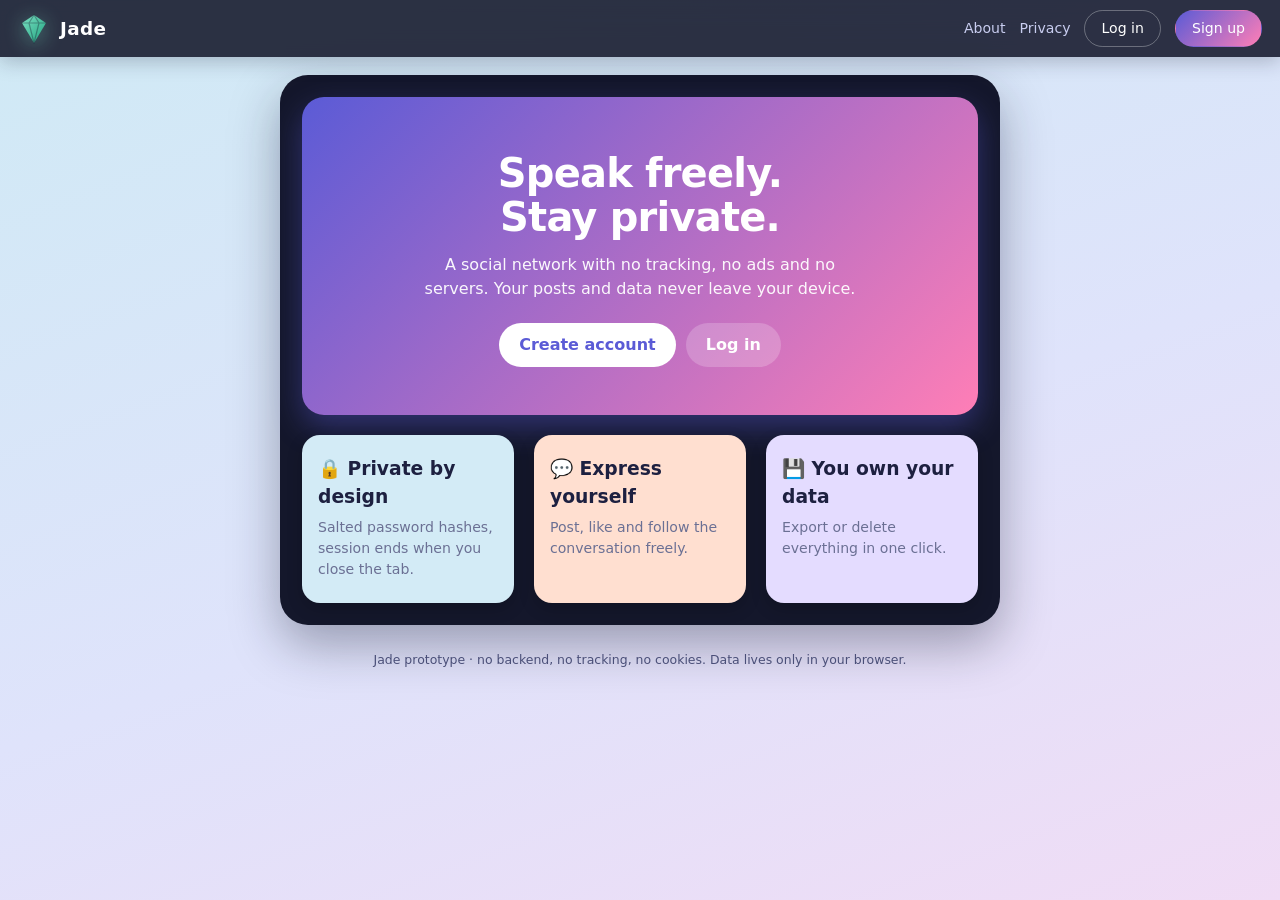
<file: index.html>
<!DOCTYPE html>
<html lang='en'>
<head>
	<meta charset='UTF-8'>
	<meta name='viewport' content='width=device-width, initial-scale=1'>
	<meta name='referrer' content='no-referrer'>
	<title>Jade - Speak freely. Stay private.</title>
	<link rel='stylesheet' href='src/css/style.css'>
</head>
<body data-guest data-root=''>
	<nav id='nav'></nav>
	<div id='bg'>

		<div class='hero'>
			<h1>Speak freely.<br>Stay private.</h1>
			<p>A social network with no tracking, no ads and no servers. Your posts and data never leave your device.</p>
			<div class='row center'>
				<a class='btn' href='pages/signup.html'>Create account</a>
				<a class='btn secondary' href='pages/login.html'>Log in</a>
			</div>
		</div>

		<div class='grid3'>
			<a class='card feature' href='pages/privacy.html'><h3>&#128274; Private by design</h3><p>Salted password hashes, session ends when you close the tab.</p></a>
			<a class='card feature' href='pages/about.html'><h3>&#128172; Express yourself</h3><p>Post, like and follow the conversation freely.</p></a>
			<a class='card feature' href='pages/privacy.html'><h3>&#128190; You own your data</h3><p>Export or delete everything in one click.</p></a>
		</div>
	</div>
	<footer id='footer'></footer>
	<script src='src/js/main.js'></script>
</body>
</html>
</file>
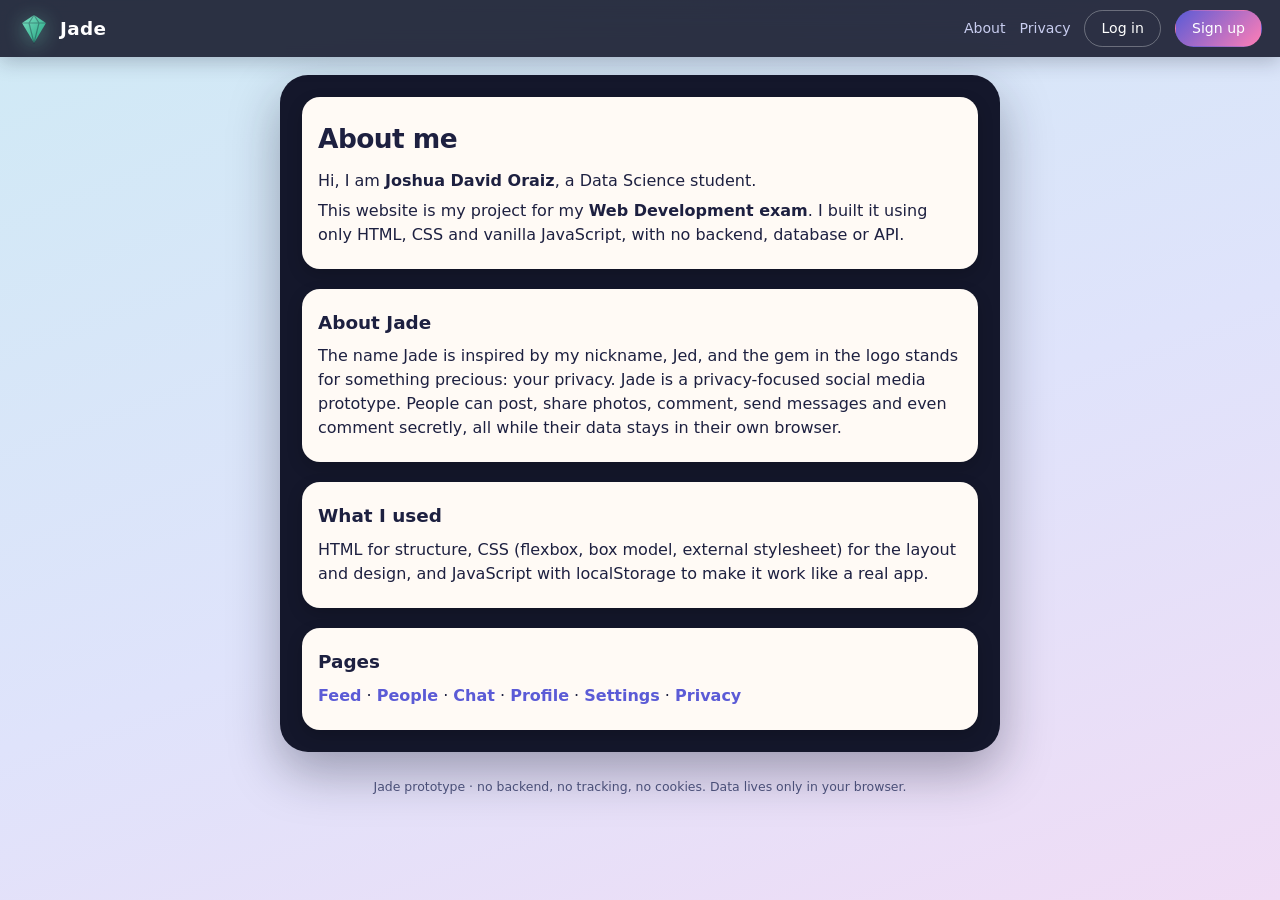
<file: pages/about.html>
<!DOCTYPE html>
<html lang='en'>
<head>
	<meta charset='UTF-8'>
	<meta name='viewport' content='width=device-width, initial-scale=1'>
	<meta name='referrer' content='no-referrer'>
	<title>About - Jade</title>
	<link rel='stylesheet' href='../src/css/style.css'>
</head>
<body data-root='../'>
	<nav id='nav'></nav>
	<div id='bg'>

		<div class='card'>
			<h1>About me</h1>
			<p>Hi, I am <strong>Joshua David Oraiz</strong>, a Data Science student.</p>
			<p>This website is my project for my <strong>Web Development exam</strong>. I built it using only HTML, CSS and vanilla JavaScript, with no backend, database or API.</p>
		</div>

		<div class='card'>
			<h2>About Jade</h2>
			<p>The name Jade is inspired by my nickname, Jed, and the gem in the logo stands for something precious: your privacy. Jade is a privacy-focused social media prototype. People can post, share photos, comment, send messages and even comment secretly, all while their data stays in their own browser.</p>
		</div>

		<div class='card'>
			<h2>What I used</h2>
			<p>HTML for structure, CSS (flexbox, box model, external stylesheet) for the layout and design, and JavaScript with localStorage to make it work like a real app.</p>
		</div>

		<div class='card'>
			<h2>Pages</h2>
			<p><a href='feed.html'>Feed</a> &middot; <a href='people.html'>People</a> &middot; <a href='messages.html'>Chat</a> &middot; <a href='profile.html'>Profile</a> &middot; <a href='settings.html'>Settings</a> &middot; <a href='privacy.html'>Privacy</a></p>
		</div>
	</div>
	<footer id='footer'></footer>
	<script src='../src/js/main.js'></script>
</body>
</html>
</file>
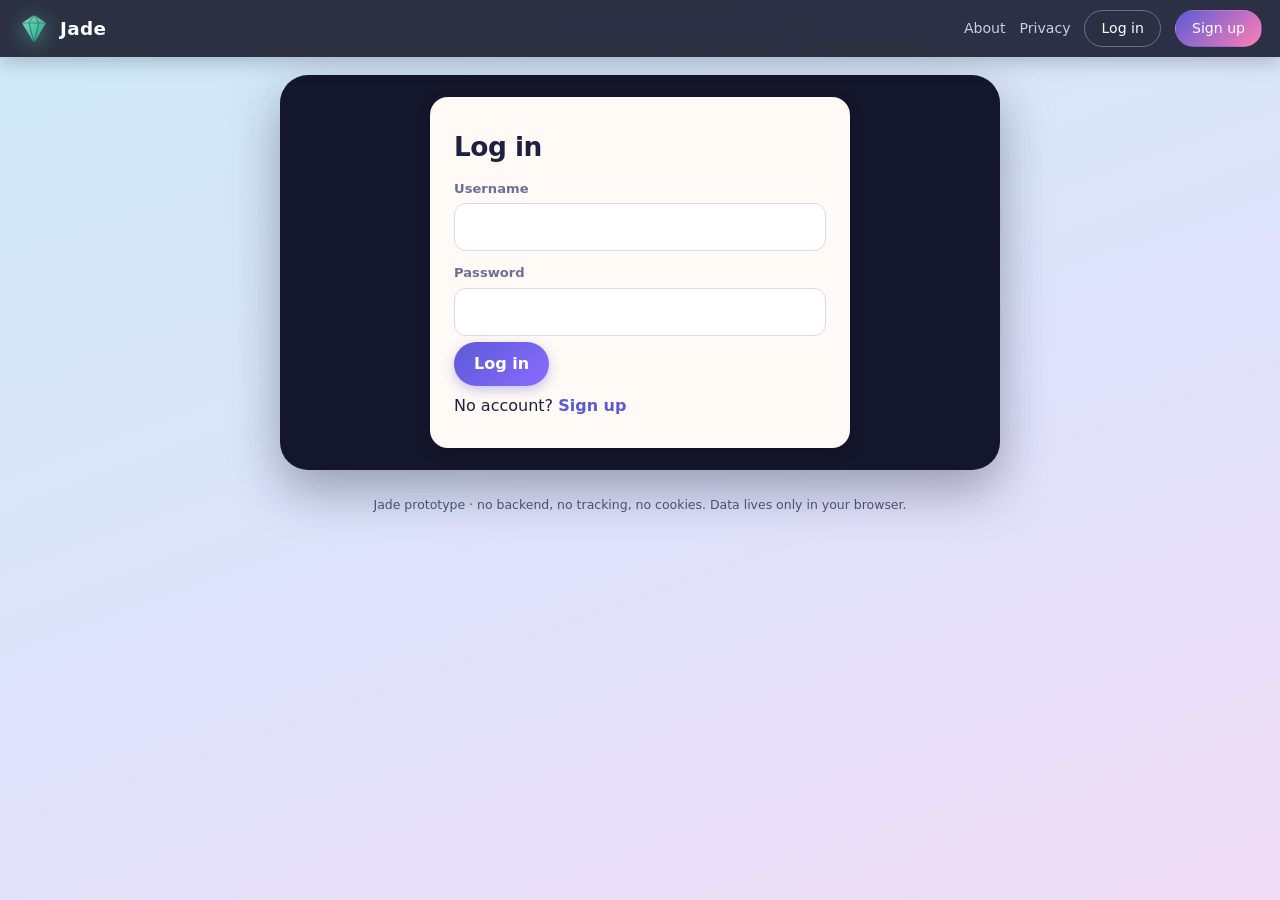
<file: pages/feed.html>
<!DOCTYPE html>
<html lang='en'>
<head>
	<meta charset='UTF-8'>
	<meta name='viewport' content='width=device-width, initial-scale=1'>
	<meta name='referrer' content='no-referrer'>
	<title>Feed - Jade</title>
	<link rel='stylesheet' href='../src/css/style.css'>
</head>
<body data-root='../'>
	<nav id='nav'></nav>
	<div id='bg'>

		<div class='card'>
			<h1>Feed</h1>
			<form id='post-form'>
				<label for='text'>What's on your mind?</label>
				<textarea id='text' name='text' rows='3' maxlength='500'></textarea>
				<label class='check'><input type='checkbox' name='secret'> Post secretly (hide my real name)</label>
				<img id='img-preview' class='post-img hidden' alt='Selected image'>
				<div class='row'>
					<label class='btn secondary file-btn'>&#128247; Photo<input id='image' type='file' accept='image/*' hidden></label>
					<button type='button' id='img-clear' class='secondary hidden'>Remove photo</button>
					<button type='submit' style='margin-left:auto'>Post</button>
				</div>
				<p id='post-msg' class='msg'></p>
			</form>
		</div>

		<div id='posts'></div>
	</div>
	<footer id='footer'></footer>
	<script src='../src/js/main.js'></script>
	<script src='../src/js/feed.js'></script>
</body>
</html>
</file>
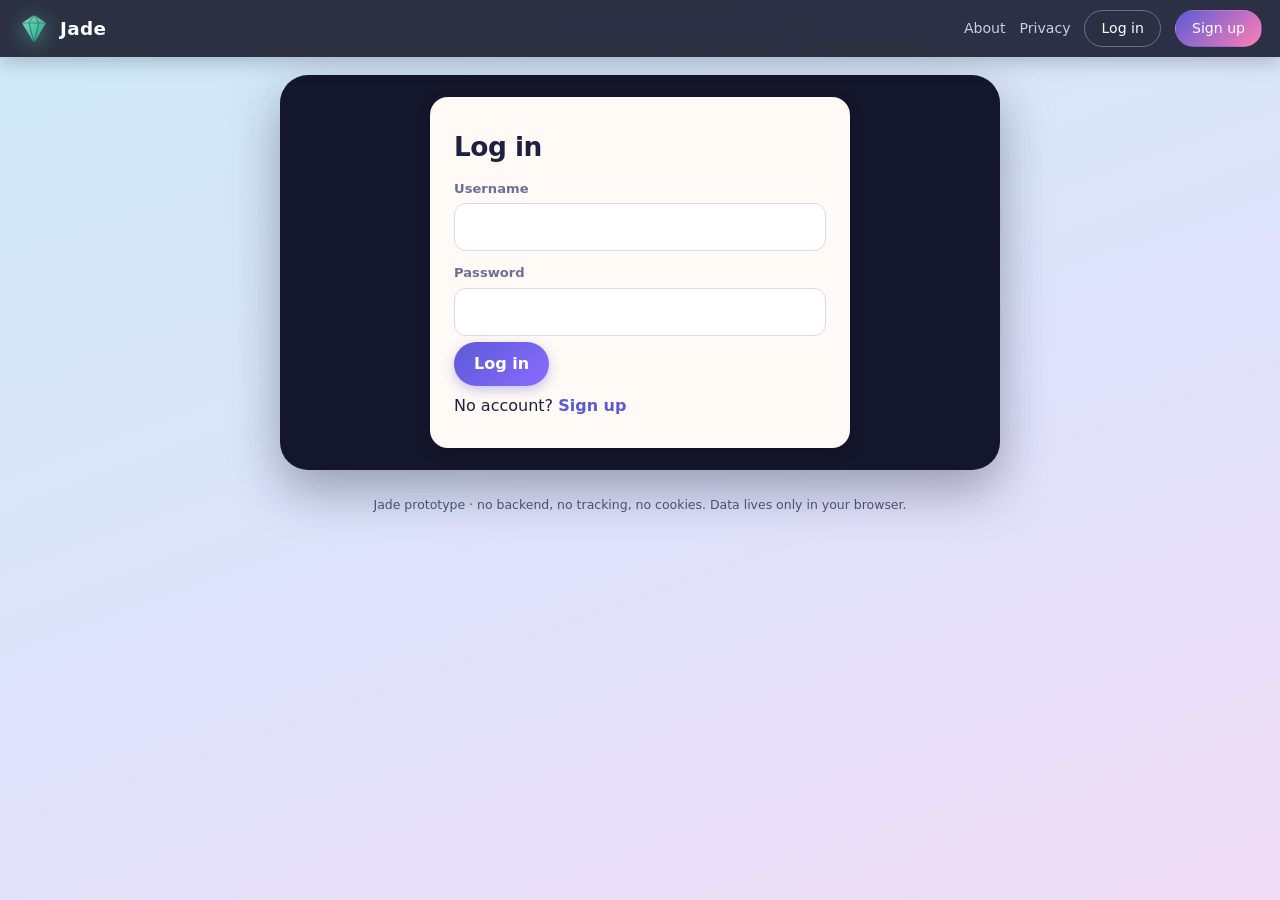
<file: pages/login.html>
<!DOCTYPE html>
<html lang='en'>
<head>
	<meta charset='UTF-8'>
	<meta name='viewport' content='width=device-width, initial-scale=1'>
	<meta name='referrer' content='no-referrer'>
	<title>Log in - Jade</title>
	<link rel='stylesheet' href='../src/css/style.css'>
</head>
<body data-guest data-root='../'>
	<nav id='nav'></nav>
	<div id='bg'>

		<div class='card auth'>
			<h1>Log in</h1>
			<form id='login-form'>
				<label for='username'>Username</label>
				<input id='username' name='username' autocomplete='username' required>
				<label for='password'>Password</label>
				<input id='password' name='password' type='password' autocomplete='current-password' required>
				<p><button type='submit'>Log in</button></p>
				<p id='msg' class='msg'></p>
			</form>
			<p>No account? <a href='signup.html'>Sign up</a></p>
		</div>
	</div>
	<footer id='footer'></footer>
	<script src='../src/js/main.js'></script>
	<script src='../src/js/auth.js'></script>
</body>
</html>
</file>
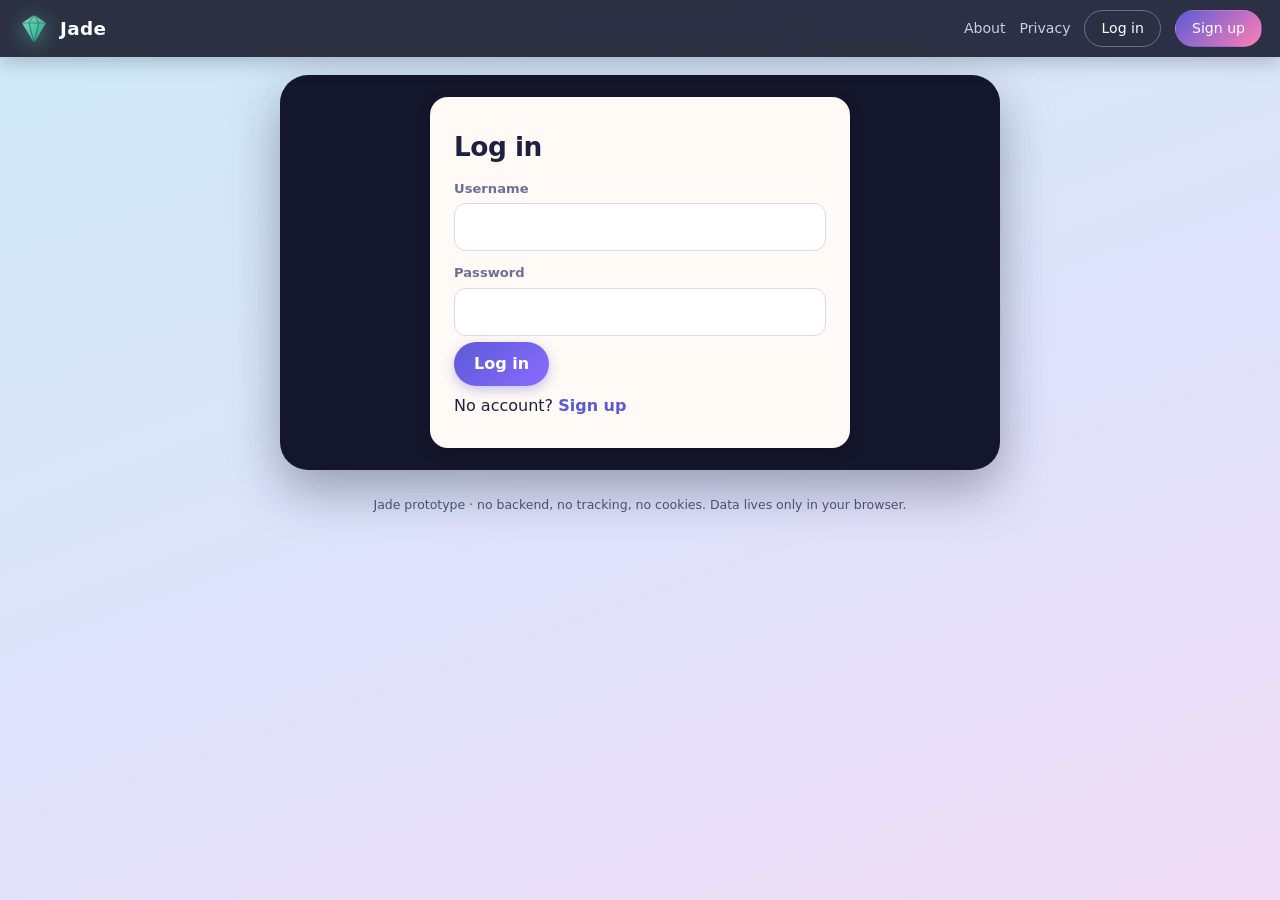
<file: pages/messages.html>
<!DOCTYPE html>
<html lang='en'>
<head>
	<meta charset='UTF-8'>
	<meta name='viewport' content='width=device-width, initial-scale=1'>
	<meta name='referrer' content='no-referrer'>
	<title>Chat - Jade</title>
	<link rel='stylesheet' href='../src/css/style.css'>
</head>
<body data-root='../'>
	<nav id='nav'></nav>
	<div id='bg'>

		<div id='conv-view'>
			<h1>Messages</h1>
			<div id='conv-list'></div>
			<p class='hint'>Start a new chat from <a href='people.html'>People</a> or any profile.</p>
		</div>

		<div id='thread-view' class='hidden'>
			<div class='row thread-head'>
				<a href='messages.html' class='btn secondary'>&larr;</a>
				<a id='thread-who' class='post-head' href='#'></a>
				<button id='clear-chat' class='secondary' style='margin-left:auto'>Clear chat</button>
			</div>
			<div id='chat' class='chat'></div>
			<form id='chat-form' class='chat-form'>
				<input name='text' maxlength='500' placeholder='Write a message...' autocomplete='off' required>
				<button type='submit'>Send</button>
			</form>
		</div>
	</div>
	<footer id='footer'></footer>
	<script src='../src/js/main.js'></script>
	<script src='../src/js/messages.js'></script>
</body>
</html>
</file>
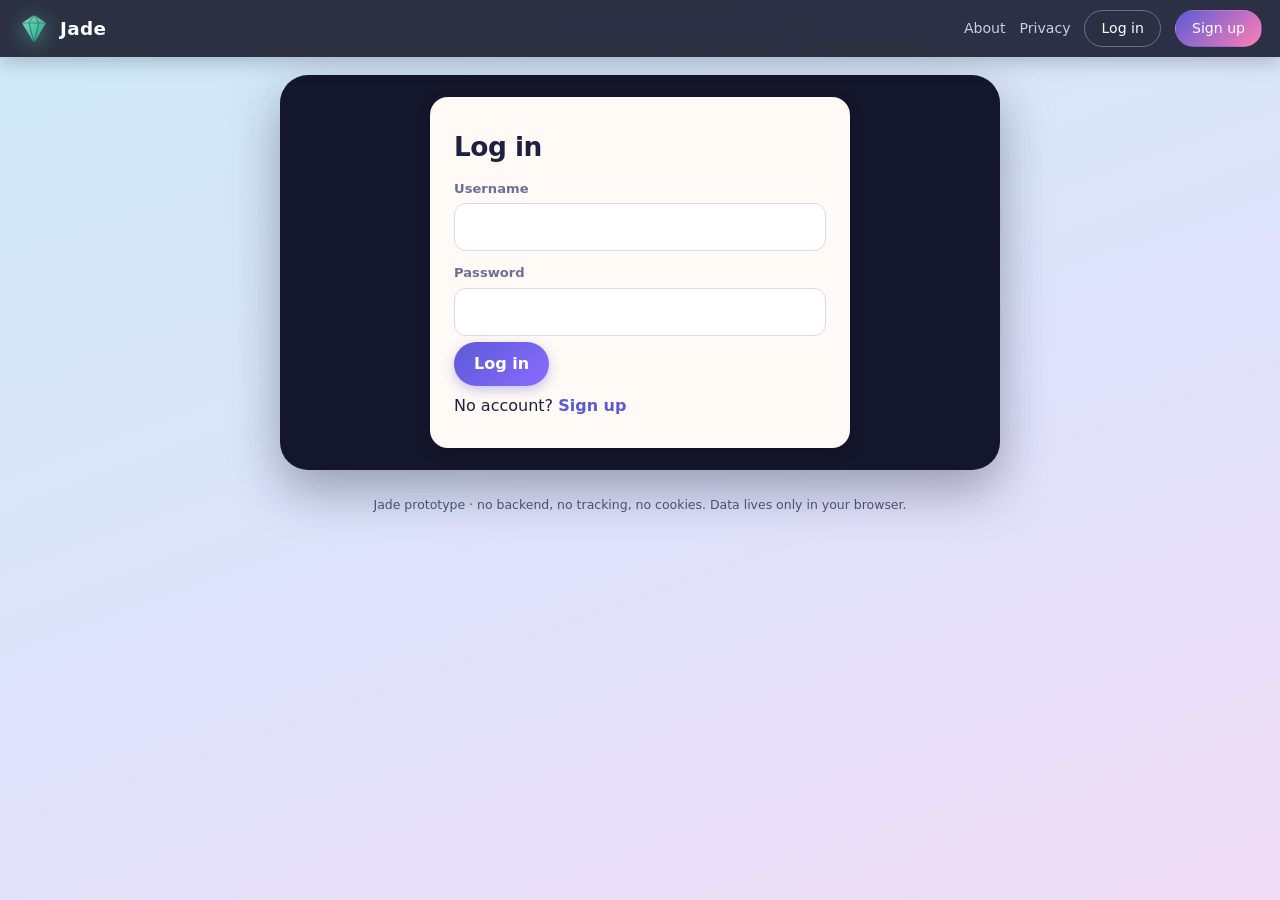
<file: pages/people.html>
<!DOCTYPE html>
<html lang='en'>
<head>
	<meta charset='UTF-8'>
	<meta name='viewport' content='width=device-width, initial-scale=1'>
	<meta name='referrer' content='no-referrer'>
	<title>People - Jade</title>
	<link rel='stylesheet' href='../src/css/style.css'>
</head>
<body data-root='../'>
	<nav id='nav'></nav>
	<div id='bg'>
		<h1>People</h1>
		<input id='search' type='search' placeholder='Search by name or @username'>

		<div id='people' class='people-list'></div>
	</div>
	<footer id='footer'></footer>
	<script src='../src/js/main.js'></script>
	<script src='../src/js/people.js'></script>
</body>
</html>
</file>
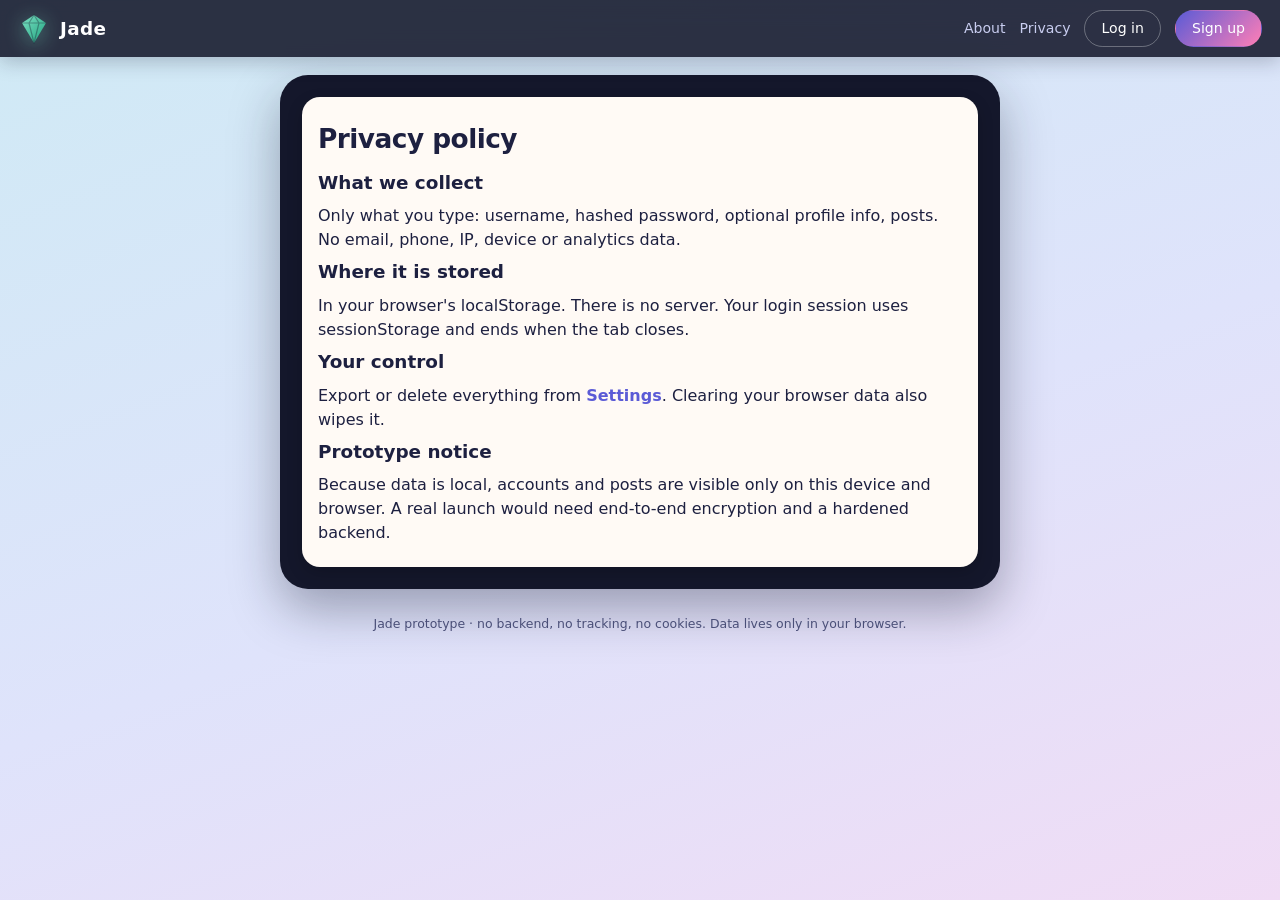
<file: pages/privacy.html>
<!DOCTYPE html>
<html lang='en'>
<head>
	<meta charset='UTF-8'>
	<meta name='viewport' content='width=device-width, initial-scale=1'>
	<meta name='referrer' content='no-referrer'>
	<title>Privacy - Jade</title>
	<link rel='stylesheet' href='../src/css/style.css'>
</head>
<body data-root='../'>
	<nav id='nav'></nav>
	<div id='bg'>

		<div class='card'>
			<h1>Privacy policy</h1>
			<h2>What we collect</h2>
			<p>Only what you type: username, hashed password, optional profile info, posts. No email, phone, IP, device or analytics data.</p>
			<h2>Where it is stored</h2>
			<p>In your browser's localStorage. There is no server. Your login session uses sessionStorage and ends when the tab closes.</p>
			<h2>Your control</h2>
			<p>Export or delete everything from <a href='settings.html'>Settings</a>. Clearing your browser data also wipes it.</p>
			<h2>Prototype notice</h2>
			<p>Because data is local, accounts and posts are visible only on this device and browser. A real launch would need end-to-end encryption and a hardened backend.</p>
		</div>
	</div>
	<footer id='footer'></footer>
	<script src='../src/js/main.js'></script>
</body>
</html>
</file>
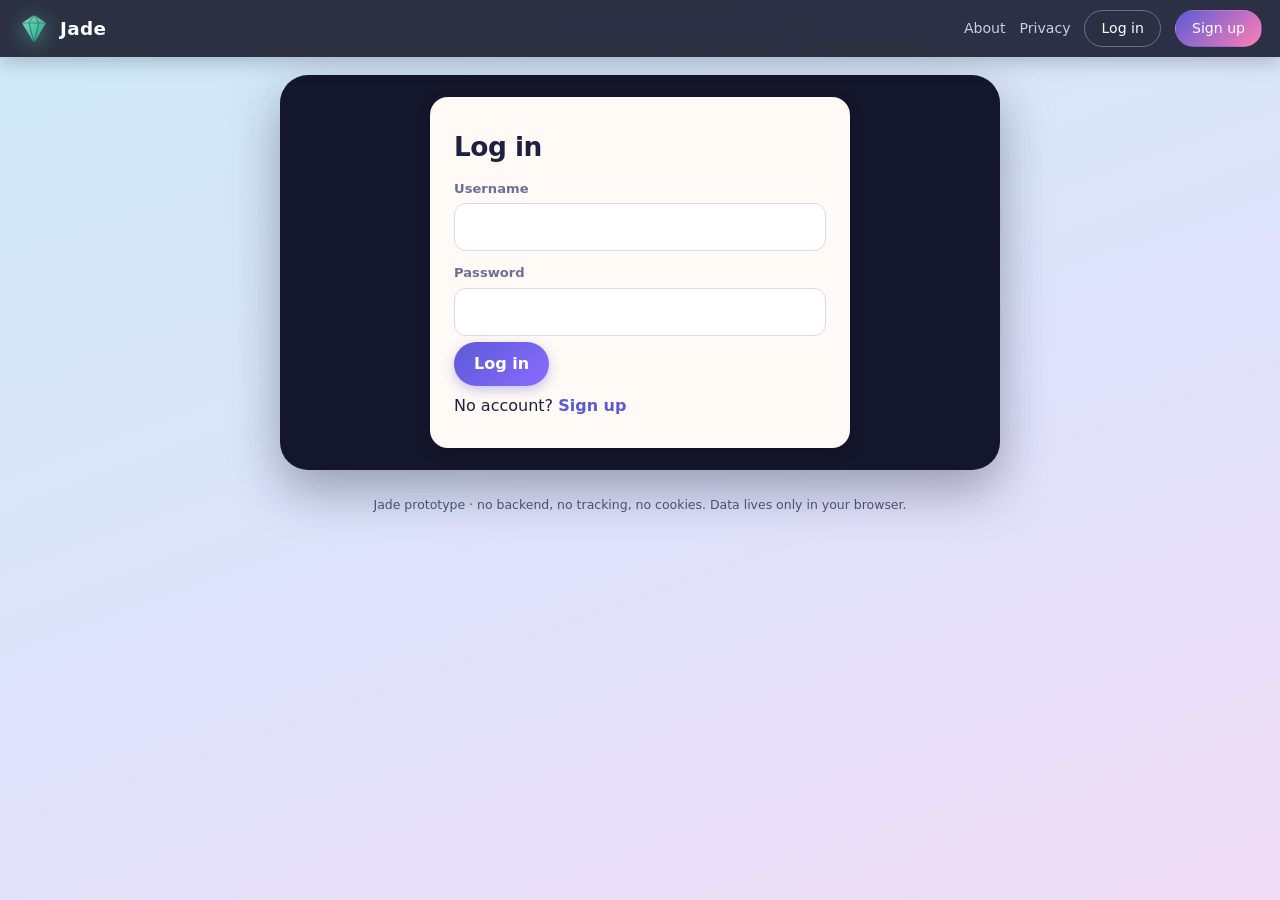
<file: pages/profile.html>
<!DOCTYPE html>
<html lang='en'>
<head>
	<meta charset='UTF-8'>
	<meta name='viewport' content='width=device-width, initial-scale=1'>
	<meta name='referrer' content='no-referrer'>
	<title>Profile - Jade</title>
	<link rel='stylesheet' href='../src/css/style.css'>
</head>
<body data-root='../'>
	<nav id='nav'></nav>
	<div id='bg'>

		<div class='card profile-head'>
			<div class='cover'></div>
			<img id='avatar-preview' class='avatar xl' alt='Profile picture'>
			<h1 id='p-name'></h1>
			<p id='profile-username' class='muted'></p>
			<p id='p-bio'></p>
			<p id='p-meta' class='muted'></p>
			<a id='msg-btn' class='btn hidden' href='#'>&#128172; Message</a>
		</div>
		<p id='p-note' class='card hidden'></p>

		<div id='edit-area'>

		<div class='card'>
			<h2>Edit profile</h2>
			<form id='profile-form'>
				<label for='avatar'>Profile picture</label>
				<input id='avatar' name='avatar' type='file' accept='image/*'>
				<span class='hint'>Max 500 KB. Stored only in this browser.</span>
				<p><button type='button' id='avatar-remove' class='secondary'>Remove picture</button></p>
				<label for='displayName'>Display name</label>
				<input id='displayName' name='displayName' maxlength='40'>
				<label for='bio'>Bio</label>
				<textarea id='bio' name='bio' rows='3' maxlength='160'></textarea>
				<label for='location'>Location (optional)</label>
				<input id='location' name='location' maxlength='40'>
				<label for='website'>Website (optional)</label>
				<input id='website' name='website' type='url'>
				<p><button type='submit'>Save profile</button></p>
				<p id='profile-msg' class='msg'></p>
			</form>
		</div>

		<div class='card'>
			<h2>Change password</h2>
			<form id='password-form'>
				<label for='current'>Current password</label>
				<input id='current' name='current' type='password' autocomplete='current-password' required>
				<label for='next'>New password</label>
				<input id='next' name='next' type='password' autocomplete='new-password' required>
				<p><button type='submit'>Update password</button></p>
				<p id='password-msg' class='msg'></p>
			</form>
		</div>
		</div>
		<h2 id='posts-title'>Posts</h2>

		<div id='user-posts'></div>
	</div>
	<footer id='footer'></footer>
	<script src='../src/js/main.js'></script>
	<script src='../src/js/profile.js'></script>
</body>
</html>
</file>
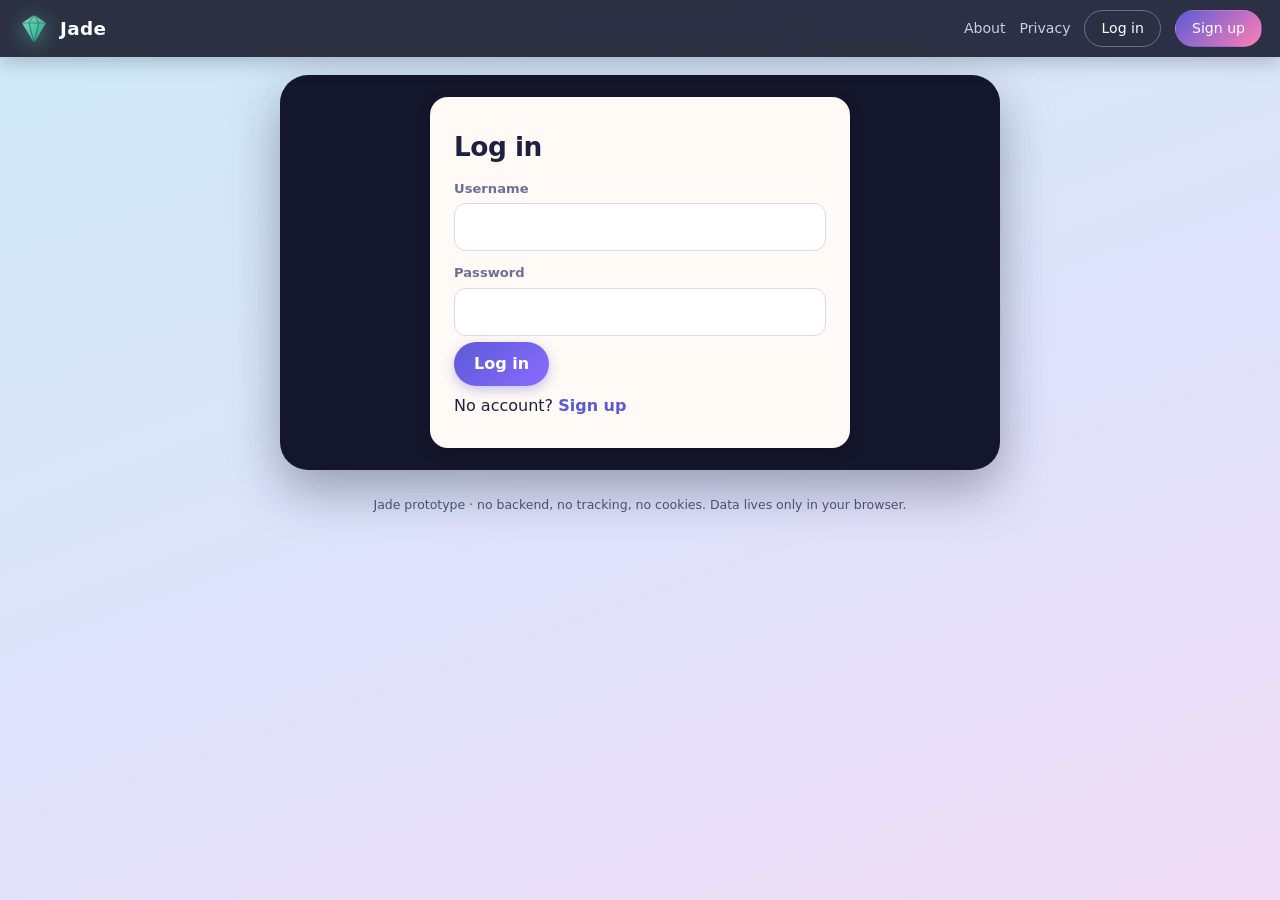
<file: pages/settings.html>
<!DOCTYPE html>
<html lang='en'>
<head>
	<meta charset='UTF-8'>
	<meta name='viewport' content='width=device-width, initial-scale=1'>
	<meta name='referrer' content='no-referrer'>
	<title>Settings - Jade</title>
	<link rel='stylesheet' href='../src/css/style.css'>
</head>
<body data-root='../'>
	<nav id='nav'></nav>
	<div id='bg'>

		<div class='card'>
			<h1>Privacy settings</h1>
			<label><input type='checkbox' id='privateProfile' style='width:auto'> Private profile</label>
			<label><input type='checkbox' id='hideLikes' style='width:auto'> Hide like counts</label>
			<span class='hint'>Changes save automatically.</span>
		</div>

		<div class='card'>
			<h2>Your data</h2>
			<p><button id='export' class='secondary'>Download my data (JSON)</button></p>
			<p><button id='logout-btn' class='secondary'>Log out</button></p>
			<p><button id='delete' class='danger'>Delete my account</button></p>
		</div>
	</div>
	<footer id='footer'></footer>
	<script src='../src/js/main.js'></script>
	<script src='../src/js/settings.js'></script>
</body>
</html>
</file>
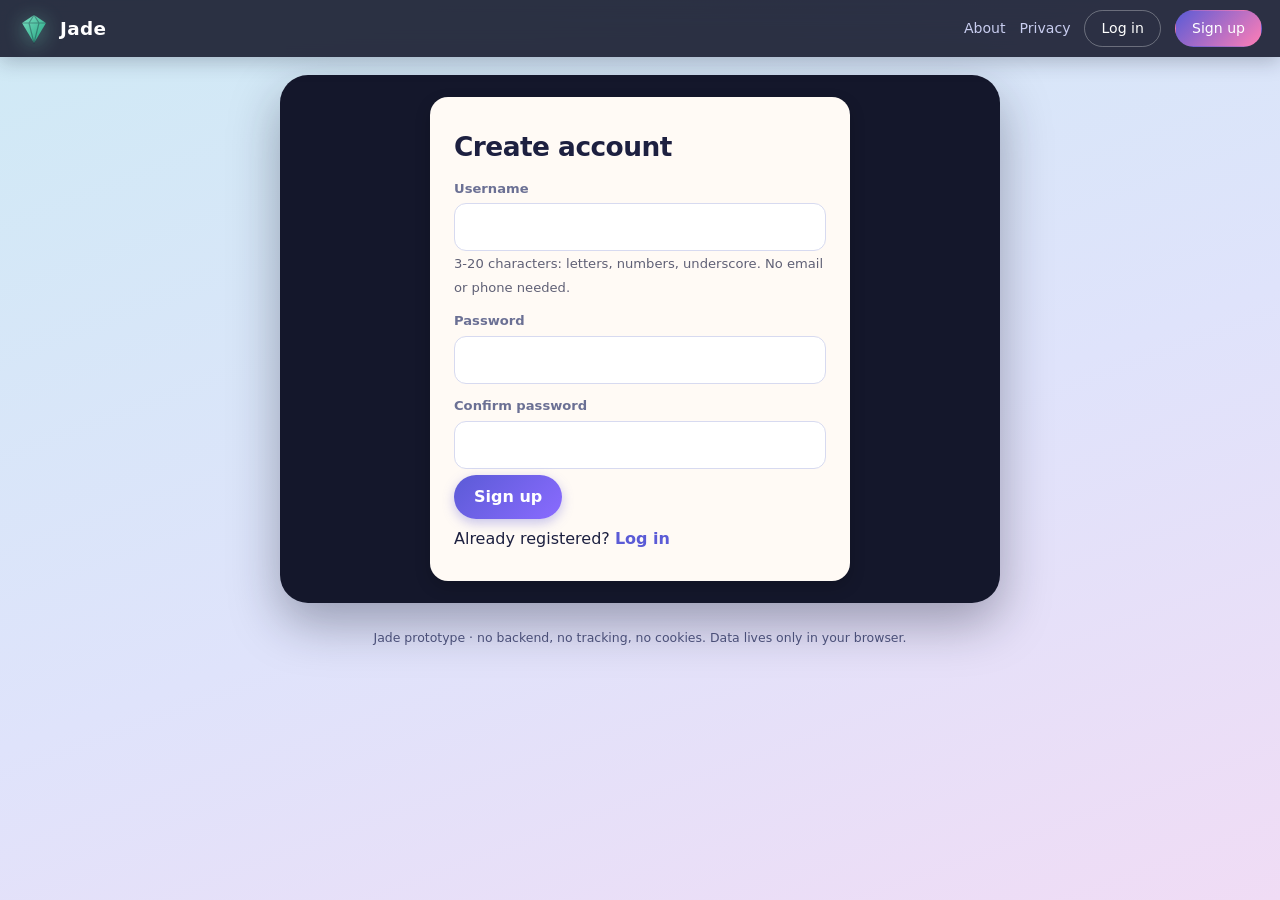
<file: pages/signup.html>
<!DOCTYPE html>
<html lang='en'>
<head>
	<meta charset='UTF-8'>
	<meta name='viewport' content='width=device-width, initial-scale=1'>
	<meta name='referrer' content='no-referrer'>
	<title>Sign up - Jade</title>
	<link rel='stylesheet' href='../src/css/style.css'>
</head>
<body data-guest data-root='../'>
	<nav id='nav'></nav>
	<div id='bg'>

		<div class='card auth'>
			<h1>Create account</h1>
			<form id='signup-form'>
				<label for='username'>Username</label>
				<input id='username' name='username' autocomplete='username' required>
				<span class='hint'>3-20 characters: letters, numbers, underscore. No email or phone needed.</span>
				<label for='password'>Password</label>
				<input id='password' name='password' type='password' autocomplete='new-password' required>
				<label for='confirm'>Confirm password</label>
				<input id='confirm' name='confirm' type='password' autocomplete='new-password' required>
				<p><button type='submit'>Sign up</button></p>
				<p id='msg' class='msg'></p>
			</form>
			<p>Already registered? <a href='login.html'>Log in</a></p>
		</div>
	</div>
	<footer id='footer'></footer>
	<script src='../src/js/main.js'></script>
	<script src='../src/js/auth.js'></script>
</body>
</html>
</file>
<file: src/css/style.css>
:root{
	--navy:#14172b;
	--navy2:#1d2140;
	--ink:#1d2040;
	--soft:#6b7094;
	--cream:#fffaf5;
	--sky:#d3ebf6;
	--peach:#ffdfd0;
	--lilac:#e4dcff;
	--indigo:#5b5bd6;
	--pink:#ff7eb6;
	--mint:#7de0c3;
	--danger:#e5484d;
	--radius:18px;
	--tabs:66px;
}

*{
	box-sizing:border-box;
}

html{
	scroll-behavior:smooth;
}

body{
	margin:0;
	min-height:100vh;
	color:var(--ink);
	line-height:1.5;
	font-family:"Segoe UI",Inter,system-ui,-apple-system,Helvetica,Arial,sans-serif;
	background:linear-gradient(160deg,#cfeaf5 0%,#dfe3fb 55%,#f0dcf5 100%);
	background-attachment:fixed;
}

a{
	color:#a9b4ff;
	text-decoration:none;
	transition:.2s;
}

h1{
	font-size:1.65rem;
	margin:6px 0 10px;
	letter-spacing:-.02em;
}

h2{
	font-size:1.15rem;
	margin:4px 0 8px;
}

h3{
	margin:4px 0;
}

p{
	margin:6px 0;
}

.hidden{
	display:none!important;
}

.hint,
.post-meta,
.muted{
	font-size:.82rem;
	opacity:.7;
}

#nav{
	position:sticky;
	top:0;
	z-index:20;
	display:flex;
	align-items:center;
	gap:14px;
	padding:10px 18px;
	background-color:rgba(20,23,43,.88);
	backdrop-filter:blur(12px);
	color:#fff;
	box-shadow:0 4px 20px rgba(20,23,43,.25);
}

.brand{
	display:flex;
	align-items:center;
	gap:10px;
	font-weight:700;
	color:#fff;
	margin-right:auto;
	font-size:1.15rem;
	letter-spacing:.02em;
}

.logo{
	width:32px;
	height:32px;
	flex:none;
	filter:drop-shadow(0 4px 10px rgba(125,224,195,.45));
}

.top-links{
	display:flex;
	gap:14px;
	font-size:.88rem;
}

.top-links a{
	color:#c9cdf0;
}

.top-links a:hover{
	color:#fff;
}

.btn-link{
	color:#fff;
	padding:7px 16px;
	border-radius:99px;
	font-size:.88rem;
	border:1px solid rgba(255,255,255,.3);
}

.btn-link.primary{
	background:linear-gradient(135deg,var(--indigo),var(--pink));
	border-color:transparent;
}

.btn-link:hover{
	transform:translateY(-1px);
}

#bg{
	display:flex;
	flex-direction:column;
	max-width:720px;
	margin:18px auto;
	padding:12px;
	color:#fff;
	background-color:var(--navy);
	border-radius:28px;
	box-shadow:0 20px 50px rgba(20,23,43,.35);
}

footer{
	text-align:center;
	padding:8px 12px 28px;
	font-size:.78rem;
	color:#4a4f78;
}

body.app{
	padding-bottom:var(--tabs);
}

#tabs{
	position:fixed;
	z-index:30;
	left:0;
	right:0;
	bottom:0;
	height:var(--tabs);
	display:flex;
	background-color:rgba(20,23,43,.95);
	backdrop-filter:blur(12px);
	padding:6px;
	gap:4px;
}

#tabs a{
	flex:1;
	display:flex;
	flex-direction:column;
	align-items:center;
	justify-content:center;
	gap:2px;
	font-size:.68rem;
	color:#b9bde0;
	border-radius:14px;
	transition:.2s;
}

#tabs a:hover{
	background-color:rgba(255,255,255,.07);
	color:#fff;
}

#tabs a.active{
	color:#fff;
	background:linear-gradient(135deg,var(--indigo),#8a6bff);
	box-shadow:0 6px 16px rgba(91,91,214,.45);
}

@media (min-width:900px)
{
	body.app{
		padding-bottom:0;
		padding-left:210px;
	}

	#tabs{
		top:0;
		bottom:0;
		right:auto;
		width:210px;
		height:auto;
		flex-direction:column;
		justify-content:flex-start;
		padding:76px 12px 12px;
		gap:6px;
	}

	#tabs a{
		flex:none;
		flex-direction:row;
		justify-content:flex-start;
		gap:14px;
		padding:12px 16px;
		font-size:.95rem;
	}

}

.card{
	display:block;
	background-color:var(--cream);
	color:var(--ink);
	margin:10px;
	padding:16px;
	border-radius:var(--radius);
	box-shadow:0 6px 16px rgba(0,0,0,.18);
	transition:transform .2s,box-shadow .2s;
}

.card a{
	color:var(--indigo);
	font-weight:600;
}

a.card,
a.post-head{
	color:var(--ink);
}

a.card:hover{
	transform:translateY(-3px);
	box-shadow:0 12px 24px rgba(0,0,0,.28);
}

#posts>.card:nth-child(3n+1),
.people-list>.card:nth-child(3n+1),
#conv-list>.card:nth-child(3n+1){
	background-color:var(--sky);
}

#posts>.card:nth-child(3n+2),
.people-list>.card:nth-child(3n+2),
#conv-list>.card:nth-child(3n+2){
	background-color:var(--cream);
}

#posts>.card:nth-child(3n),
.people-list>.card:nth-child(3n),
#conv-list>.card:nth-child(3n){
	background-color:var(--peach);
}

label{
	display:block;
	margin:12px 0 5px;
	font-size:.82rem;
	font-weight:600;
	color:var(--soft);
}

input,
textarea{
	width:100%;
	padding:11px 14px;
	background-color:#fff;
	color:var(--ink);
	border:1.5px solid #d7daf0;
	border-radius:12px;
	font:inherit;
	transition:.2s;
}

input:focus,
textarea:focus{
	outline:none;
	border-color:var(--indigo);
	box-shadow:0 0 0 4px rgba(91,91,214,.18);
}

input[type=checkbox]{
	width:auto;
	margin-right:8px;
	accent-color:var(--indigo);
}

button,
.btn{
	display:inline-block;
	padding:10px 20px;
	border:0;
	border-radius:99px;
	color:#fff;
	font:inherit;
	font-weight:600;
	cursor:pointer;
	text-align:center;
	background:linear-gradient(135deg,var(--indigo),#8a6bff);
	box-shadow:0 4px 12px rgba(91,91,214,.35);
	transition:.2s;
}

button:hover,
.btn:hover{
	transform:translateY(-1px);
	filter:brightness(1.08);
}

button.secondary,
.btn.secondary{
	background:var(--lilac);
	color:var(--ink);
	box-shadow:none;
}

button.danger{
	background:linear-gradient(135deg,var(--danger),#ff7a7e);
	box-shadow:none;
}

button.mini{
	padding:0 8px;
	font-size:.72rem;
}

.msg{
	margin-top:8px;
	font-size:.88rem;
	color:var(--danger);
	font-weight:600;
}

.msg.ok{
	color:#1f9d78;
}

.row{
	display:flex;
	gap:10px;
	flex-wrap:wrap;
}

.center{
	justify-content:center;
}

.hero{
	margin:10px;
	padding:48px 22px;
	text-align:center;
	color:#fff;
	border-radius:22px;
	background:linear-gradient(135deg,var(--indigo),var(--pink));
	box-shadow:0 12px 30px rgba(91,91,214,.4);
}

.hero h1{
	font-size:2.5rem;
	line-height:1.1;
}

.hero p{
	max-width:440px;
	margin:14px auto 22px;
	opacity:.95;
}

.hero .btn{
	background:#fff;
	color:var(--indigo);
	box-shadow:none;
}

.hero .btn.secondary{
	background:rgba(255,255,255,.2);
	color:#fff;
}

.grid3{
	display:flex;
	flex-direction:column;
}

@media (min-width:700px)
{
	.grid3{
		flex-direction:row;
	}

	.grid3>.card{
		flex:1;
	}

}

.grid3>.card:nth-child(1){
	background-color:var(--sky);
}

.grid3>.card:nth-child(2){
	background-color:var(--peach);
}

.grid3>.card:nth-child(3){
	background-color:var(--lilac);
}

.grid3 p{
	font-size:.88rem;
	color:var(--soft);
}

.auth{
	max-width:420px;
	width:calc(100% - 20px);
	align-self:center;
	padding:24px;
}

.avatar{
	width:46px;
	height:46px;
	border-radius:50%;
	object-fit:cover;
	background-color:#fff;
	border:2px solid #fff;
	box-shadow:0 2px 8px rgba(0,0,0,.2);
	flex:none;
}

.avatar.sm{
	width:34px;
	height:34px;
}

.avatar.xl{
	width:112px;
	height:112px;
	margin-top:-56px;
	position:relative;
	border-width:4px;
}

.post-head{
	display:flex;
	gap:12px;
	align-items:center;
}

.post-actions{
	display:flex;
	gap:8px;
	margin-top:12px;
	flex-wrap:wrap;
}

.post-actions button{
	padding:6px 14px;
	font-size:.85rem;
}

.post-img{
	display:block;
	width:100%;
	max-height:480px;
	object-fit:cover;
	border-radius:14px;
	margin:12px 0;
}

.file-btn{
	cursor:pointer;
	margin:0;
	background:var(--lilac);
	color:var(--ink);
	box-shadow:none;
}

.comments{
	margin-top:14px;
	padding-top:12px;
	border-top:1.5px dashed rgba(29,32,64,.2);
}

.comment{
	background-color:rgba(255,255,255,.75);
	border-radius:12px;
	padding:8px 12px;
	margin:8px 0;
	font-size:.92rem;
}

.tag{
	background-color:var(--ink);
	color:#fff;
	font-size:.65rem;
	padding:2px 8px;
	border-radius:99px;
	margin-left:8px;
	letter-spacing:.04em;
	text-transform:uppercase;
}

.check{
	font-weight:400;
	margin:8px 0 0;
}

.comment-form input[name=text]{
	flex:1;
	width:auto;
}

.person{
	display:flex;
	gap:14px;
	align-items:center;
}

.profile-head{
	background-color:var(--lilac);
	text-align:center;
	padding-top:0;
	overflow:hidden;
}

.cover{
	height:110px;
	margin:0 -16px;
	background:linear-gradient(135deg,var(--indigo),var(--pink));
}

.thread-head{
	align-items:center;
	margin:10px;
	flex-wrap:nowrap;
}

.thread-head .post-head{
	color:#fff;
}

.chat{
	display:flex;
	flex-direction:column;
	gap:8px;
	height:55vh;
	overflow-y:auto;
	padding:14px;
	margin:10px;
	border-radius:var(--radius);
	background-color:var(--navy2);
}

.bubble{
	max-width:78%;
	padding:9px 14px;
	border-radius:18px;
	word-wrap:break-word;
	display:flex;
	flex-direction:column;
	color:var(--ink);
}

.bubble span{
	font-size:.65rem;
	opacity:.6;
	align-self:flex-end;
}

.bubble.me{
	align-self:flex-end;
	background:linear-gradient(135deg,#bfc4ff,#e4dcff);
	border-bottom-right-radius:5px;
}

.bubble.them{
	align-self:flex-start;
	background-color:var(--cream);
	border-bottom-left-radius:5px;
}

.chat-form{
	display:flex;
	gap:8px;
	margin:0 10px 10px;
}

.chat-form input{
	flex:1;
	width:auto;
}

#search{
	margin:0 10px 6px;
	width:calc(100% - 20px);
}

#bg>h1,
#posts-title,
#conv-view>h1,
#conv-view>.hint{
	margin-left:12px;
	margin-right:12px;
}

::-webkit-scrollbar{
	width:8px;
}

::-webkit-scrollbar-thumb{
	background-color:#3b4075;
	border-radius:8px;
}

.post-top{
	display:flex;
	align-items:center;
	justify-content:space-between;
	gap:10px;
}

.post-top .post-head{
	flex:1;
}

.menu{
	position:relative;
}

.dots{
	padding:6px 10px;
	background:var(--lilac);
	color:var(--ink);
	box-shadow:none;
	line-height:0;
}

.menu-list{
	position:absolute;
	right:0;
	top:calc(100% + 6px);
	z-index:10;
	display:flex;
	flex-direction:column;
	min-width:150px;
	padding:6px;
	background-color:#fff;
	border-radius:14px;
	box-shadow:0 10px 24px rgba(0,0,0,.28);
}

.menu-list button{
	background:none;
	color:var(--ink);
	box-shadow:none;
	text-align:left;
	border-radius:10px;
	padding:10px 12px;
}

.menu-list button:hover{
	background:var(--lilac);
	filter:none;
	transform:none;
}

.menu-list button[data-del]{
	color:var(--danger);
}

.edit-form textarea{
	margin:8px 0;
}
</file>
